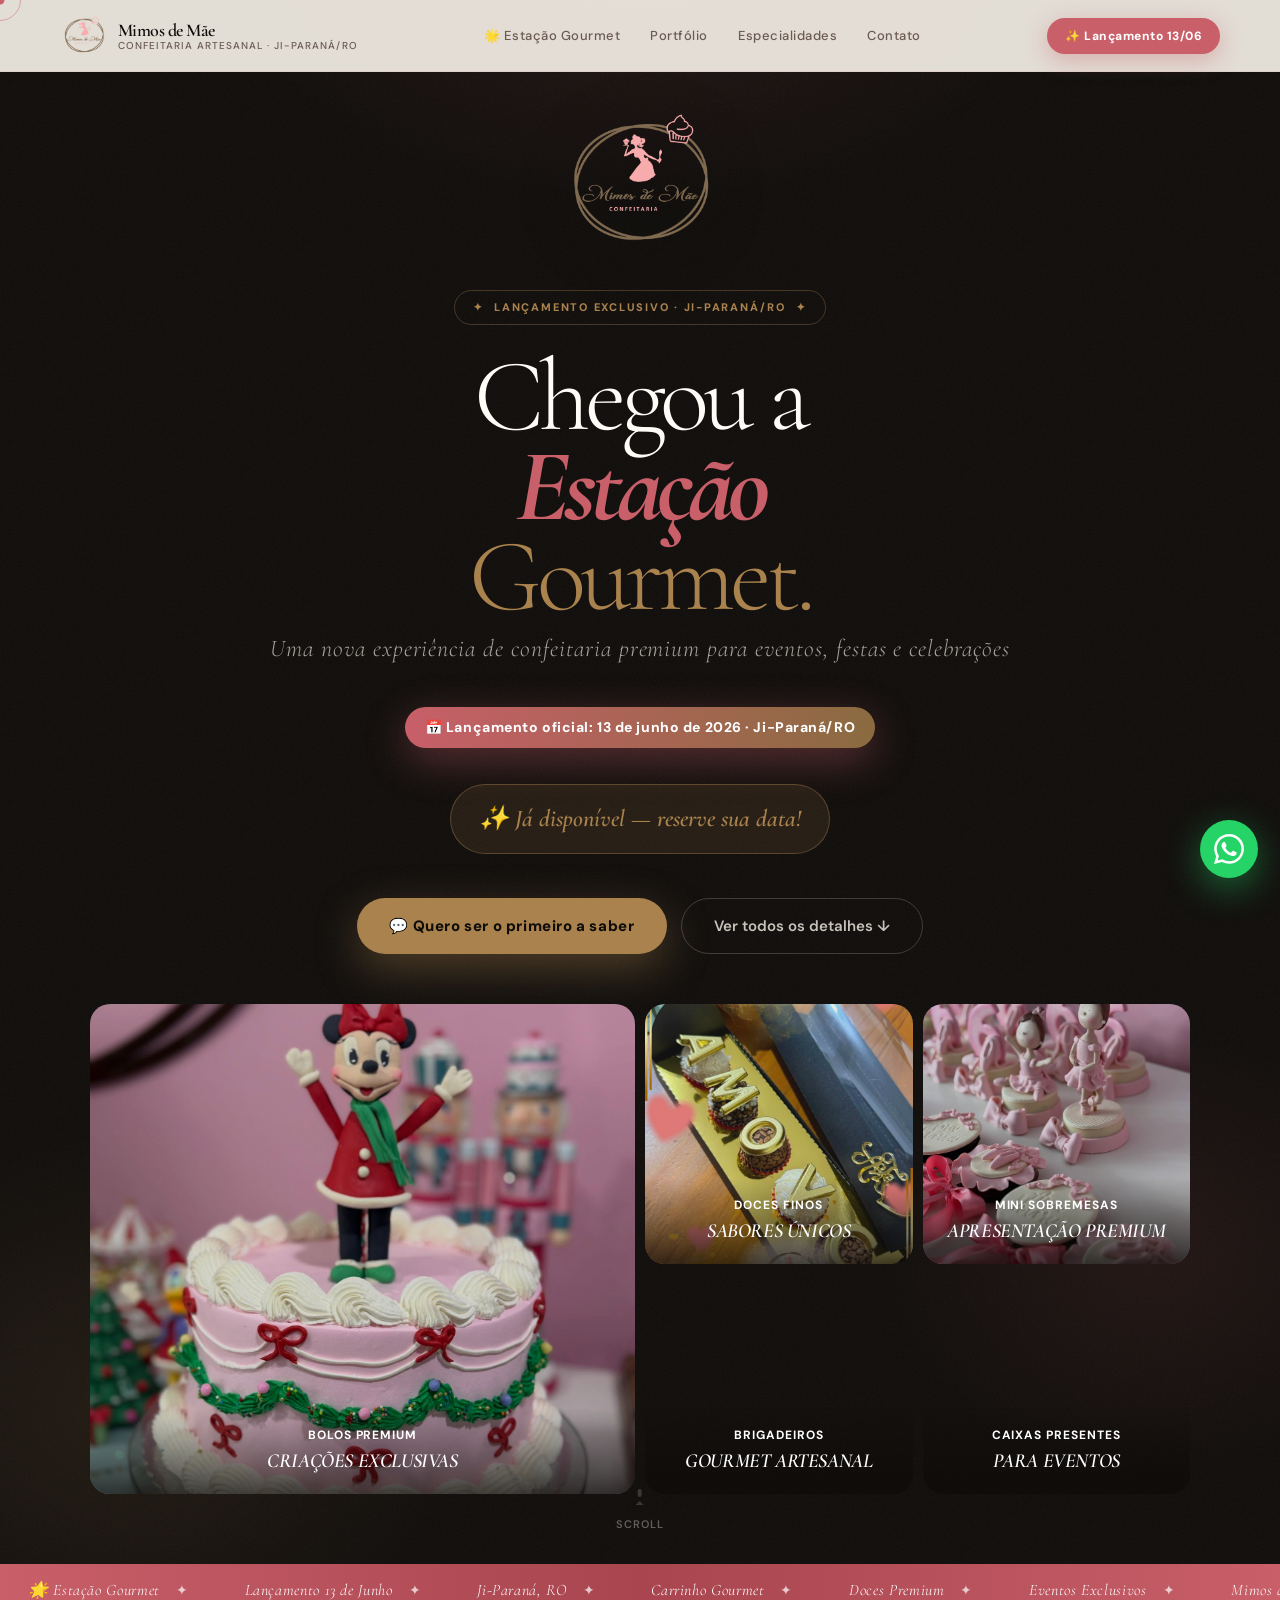
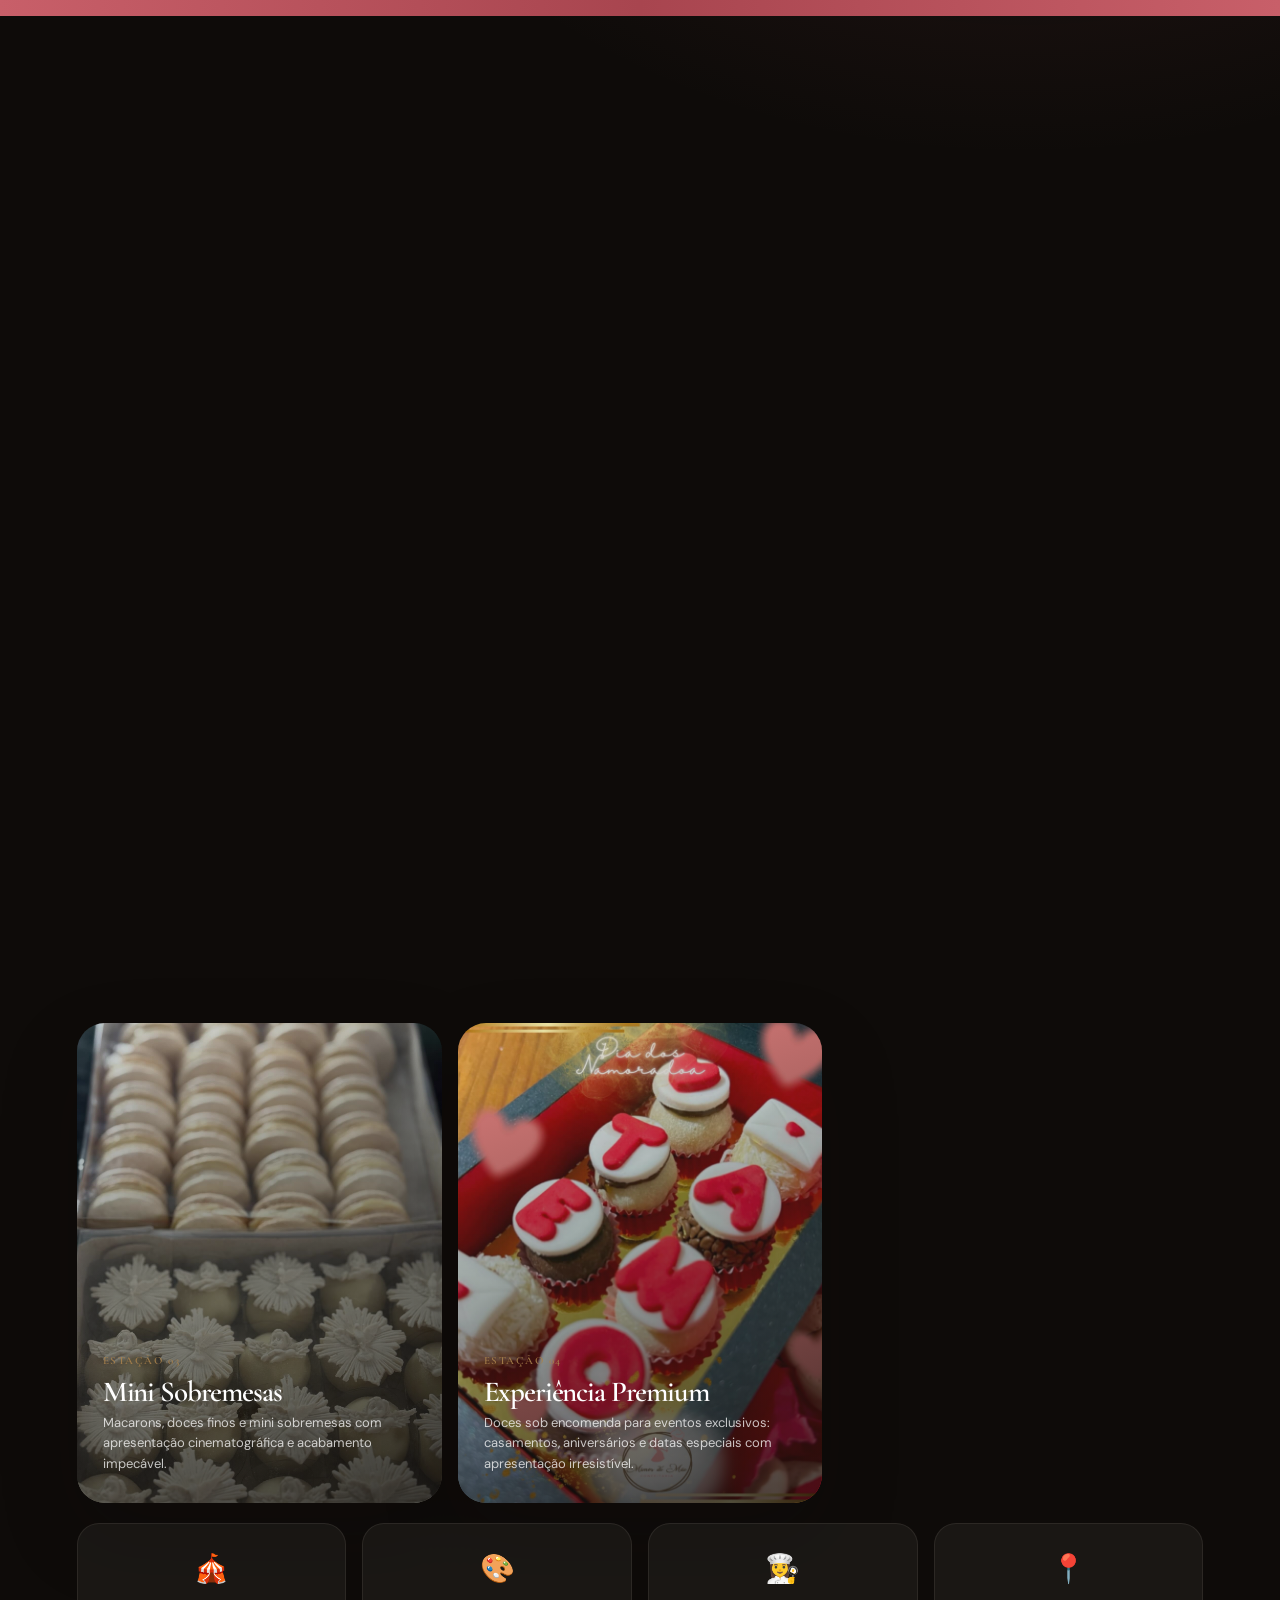
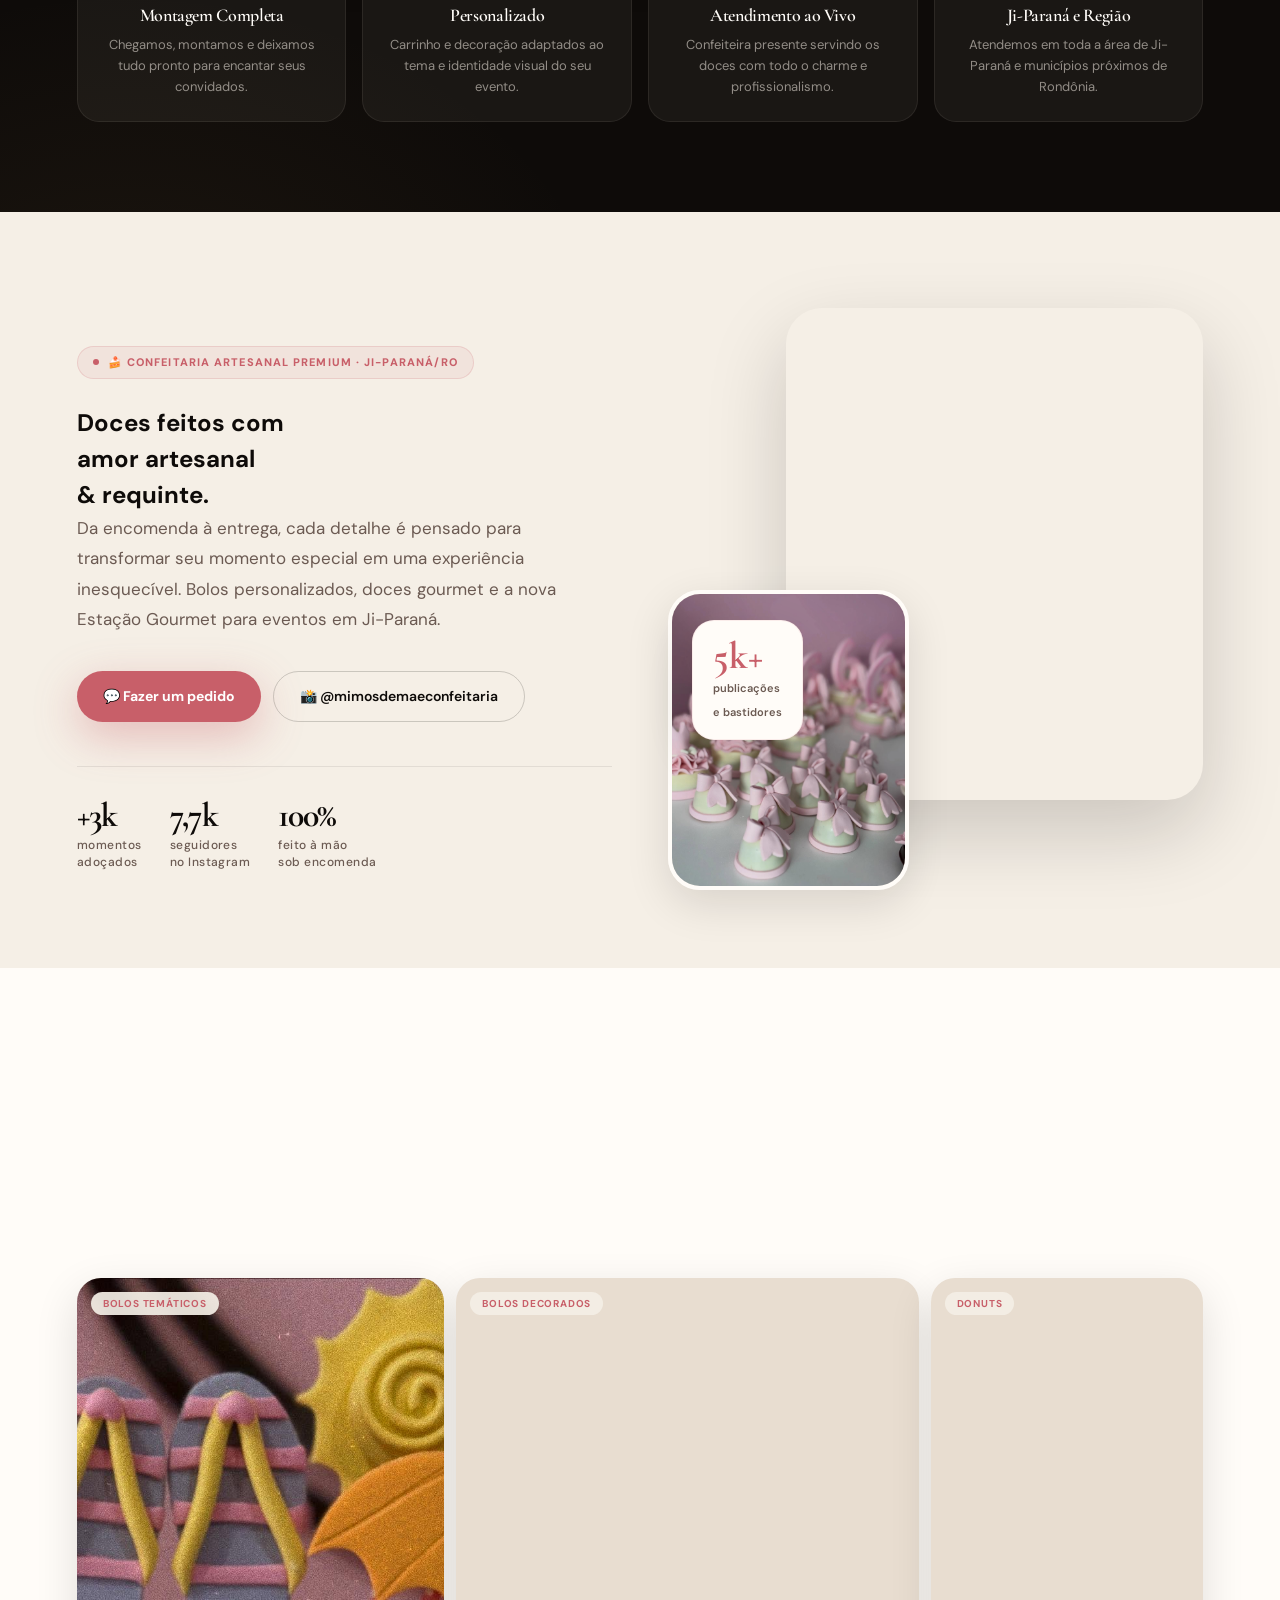
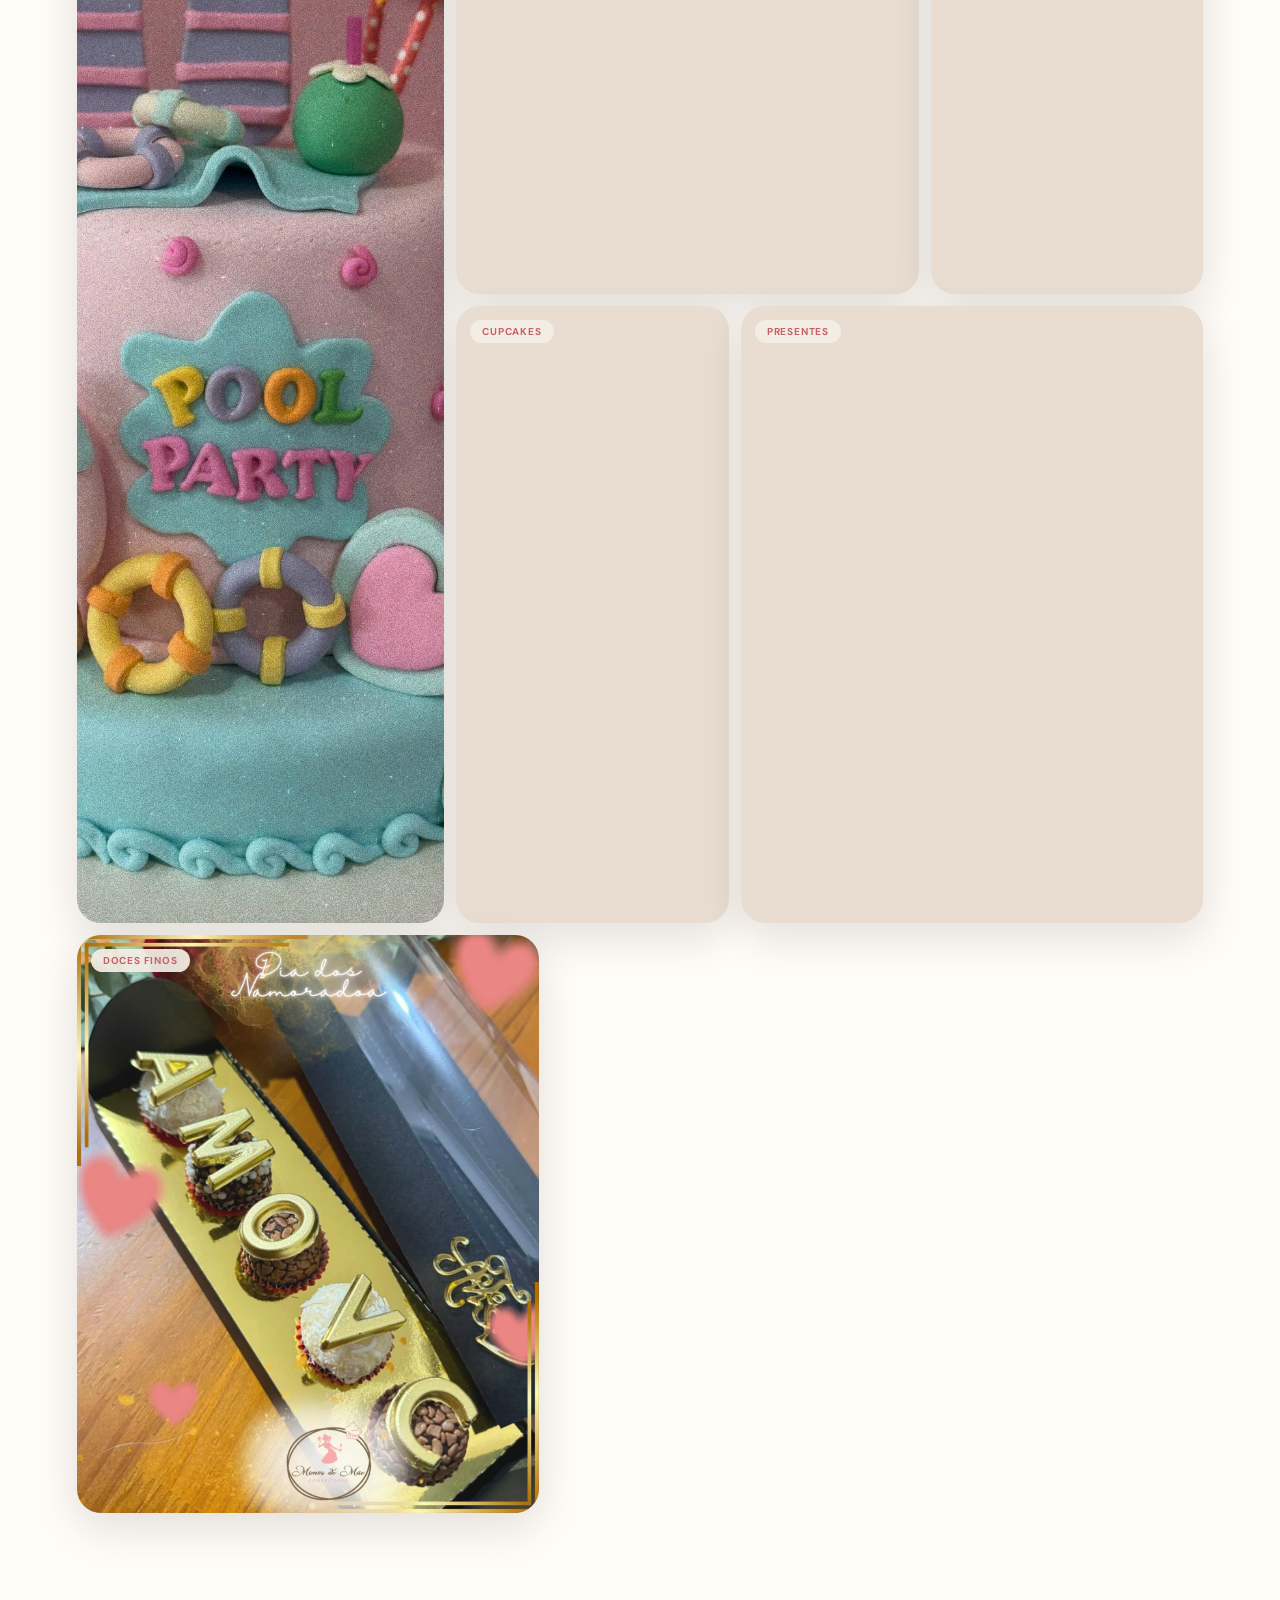
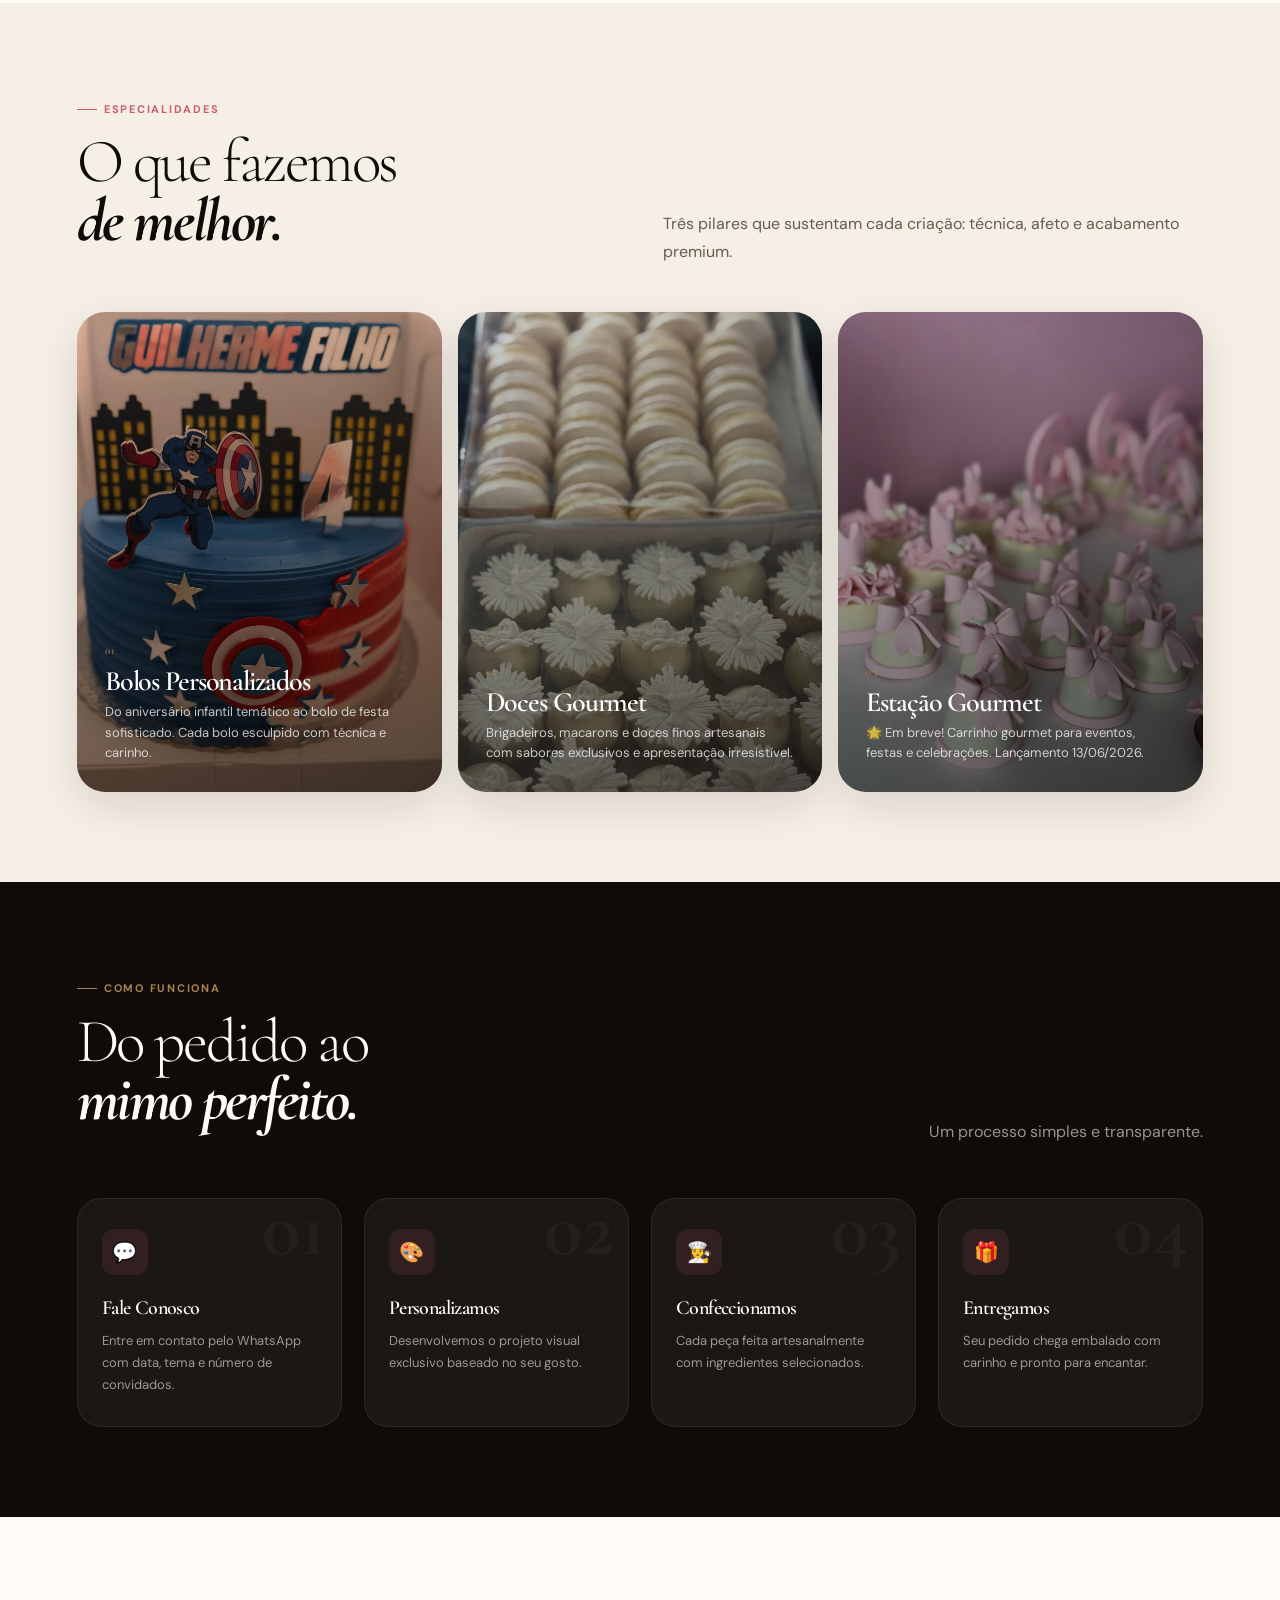
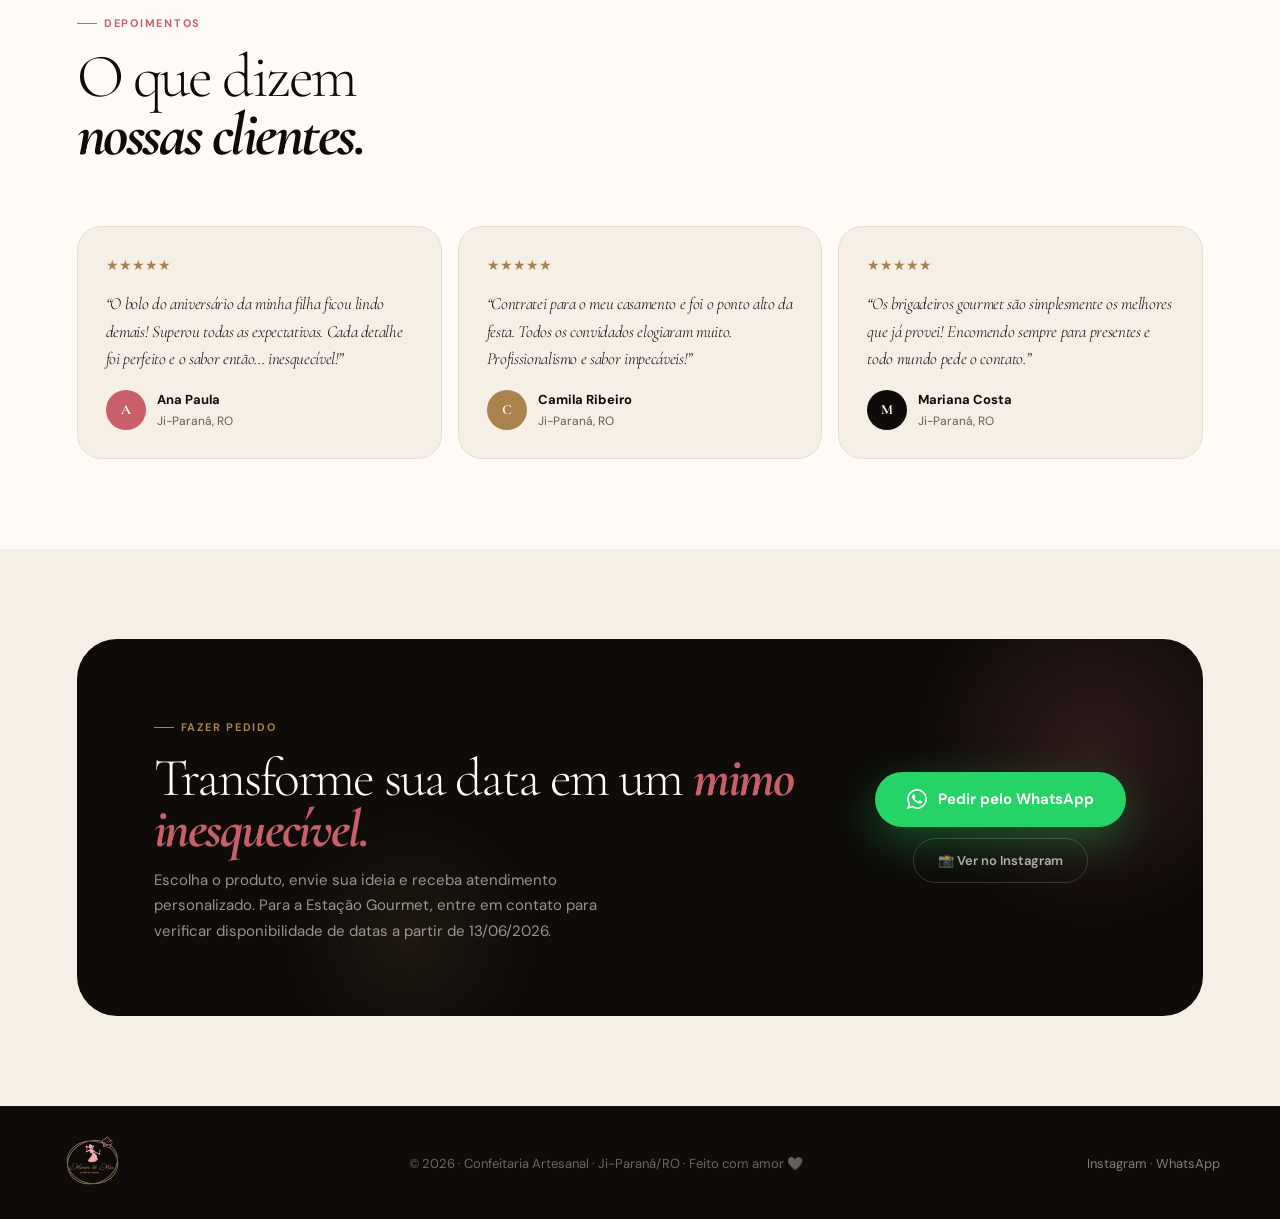
<file: index.html>
<!DOCTYPE html>
<html lang="pt-BR">
<head>
<meta charset="UTF-8"/>
<meta name="viewport" content="width=device-width, initial-scale=1.0"/>
<meta name="theme-color" content="#0e0b09"/>
<title>Mimos de Mãe — Estação Gourmet · Lançamento 13/06 · Ji-Paraná/RO</title>
<meta name="description" content="Confeitaria artesanal premium em Ji-Paraná, RO. Lançamento da Estação Gourmet em 13 de junho de 2026: carrinho gourmet para eventos, bolos personalizados e doces finos."/>
<meta name="author" content="Mimos de Mãe Confeitaria"/>
<link rel="canonical" href="https://mimosdemae.limadesigner.com.br/"/>

<!-- Open Graph / redes sociais -->
<meta property="og:type" content="website"/>
<meta property="og:locale" content="pt_BR"/>
<meta property="og:site_name" content="Mimos de Mãe"/>
<meta property="og:title" content="Mimos de Mãe — Estação Gourmet · Lançamento 13/06"/>
<meta property="og:description" content="Confeitaria artesanal premium em Ji-Paraná, RO. Estação Gourmet para eventos, bolos personalizados e doces finos."/>
<meta property="og:url" content="https://mimosdemae.limadesigner.com.br/"/>
<meta property="og:image" content="https://mimosdemae.limadesigner.com.br/assets/uploads/Foto11.jpg"/>
<meta name="twitter:card" content="summary_large_image"/>
<meta name="twitter:title" content="Mimos de Mãe — Estação Gourmet · Lançamento 13/06"/>
<meta name="twitter:description" content="Confeitaria artesanal premium em Ji-Paraná, RO. Estação Gourmet para eventos."/>
<meta name="twitter:image" content="https://mimosdemae.limadesigner.com.br/assets/uploads/Foto11.jpg"/>

<link rel="icon" href="assets/favicon.svg" type="image/svg+xml"/>

<link rel="preconnect" href="https://fonts.googleapis.com"/>
<link rel="preconnect" href="https://fonts.gstatic.com" crossorigin/>
<link href="https://fonts.googleapis.com/css2?family=Cormorant+Garamond:ital,wght@0,300;0,400;0,600;0,700;1,300;1,400;1,600&family=DM+Sans:opsz,wght@9..40,300;9..40,400;9..40,500;9..40,700&display=swap" rel="stylesheet"/>

<link rel="stylesheet" href="assets/css/styles.css"/>

<!-- Dados estruturados (LocalBusiness / Bakery) -->
<script type="application/ld+json">
{
  "@context": "https://schema.org",
  "@type": "Bakery",
  "name": "Mimos de Mãe Confeitaria",
  "description": "Confeitaria artesanal premium em Ji-Paraná, RO. Bolos personalizados, doces gourmet e a Estação Gourmet para eventos.",
  "image": "https://mimosdemae.limadesigner.com.br/assets/uploads/Foto11.jpg",
  "url": "https://mimosdemae.limadesigner.com.br/",
  "telephone": "+5569992284490",
  "priceRange": "$$",
  "areaServed": "Ji-Paraná e região, Rondônia",
  "address": {
    "@type": "PostalAddress",
    "addressLocality": "Ji-Paraná",
    "addressRegion": "RO",
    "addressCountry": "BR"
  },
  "sameAs": [
    "https://www.instagram.com/mimosdemaeconfeitaria/"
  ]
}
</script>
</head>
<body>

<a href="#main" class="skip">Pular para o conteúdo</a>

<!-- CURSOR (ativado por JS só em pointer fino) -->
<div id="cur" aria-hidden="true"><div class="cdot"></div><div class="cring"></div></div>

<!-- MOBILE NAV -->
<nav class="mobnav" id="mobnav" aria-label="Menu principal (mobile)">
  <button class="mobx" id="mobx" type="button" aria-label="Fechar menu">✕</button>
  <a href="#estacao">🌟 Estação Gourmet</a>
  <a href="#portfolio">Portfólio</a>
  <a href="#especialidades">Especialidades</a>
  <a href="#processo">Como Funciona</a>
  <a href="#contato">Contato</a>
</nav>

<!-- NAV -->
<nav class="nav" id="nav" aria-label="Navegação principal">
  <a href="#top" class="nbrand" aria-label="Mimos de Mãe — início">
    <span class="nlogo"><img src="assets/logo.png" width="48" height="48" alt="Logo Mimos de Mãe Confeitaria"/></span>
    <span class="nword">Mimos de Mãe<em>Confeitaria Artesanal · Ji-Paraná/RO</em></span>
  </a>
  <div class="nlinks">
    <a href="#estacao">🌟 Estação Gourmet</a>
    <a href="#portfolio">Portfólio</a>
    <a href="#especialidades">Especialidades</a>
    <a href="#contato">Contato</a>
  </div>
  <a class="nlnch" href="https://wa.me/5569992284490?text=Ol%C3%A1%2C%20quero%20saber%20sobre%20a%20Esta%C3%A7%C3%A3o%20Gourmet!" target="_blank" rel="noopener">✨ Lançamento 13/06</a>
  <button class="burger" id="burger" type="button" aria-label="Abrir menu" aria-expanded="false" aria-controls="mobnav"><span></span><span></span><span></span></button>
</nav>

<main id="main">

<!-- LAUNCH HERO -->
<section class="launch-hero" id="top">
  <div class="lh-inner">
    <img class="lh-logo" src="assets/logo.png" alt="Mimos de Mãe Confeitaria" width="168" height="168"/>
    <p class="lh-eyebrow"><span class="star" aria-hidden="true">✦</span> Lançamento exclusivo · Ji-Paraná/RO <span class="star" aria-hidden="true">✦</span></p>
    <h1 class="lh-title">Chegou a<br><strong>Estação</strong><br><span class="gtxt">Gourmet.</span></h1>
    <p class="lh-sub">Uma nova experiência de confeitaria premium para eventos, festas e celebrações</p>

    <p class="launch-date-pill" id="launch-pill">📅 Lançamento oficial: 13 de junho de 2026 · Ji-Paraná/RO</p>

    <div class="countdown" id="countdown" role="timer" aria-label="Contagem regressiva para o lançamento">
      <div class="cd-box"><span class="cd-num" id="cd-d">00</span><span class="cd-lbl">Dias</span></div>
      <div class="cd-sep" aria-hidden="true">:</div>
      <div class="cd-box"><span class="cd-num" id="cd-h">00</span><span class="cd-lbl">Horas</span></div>
      <div class="cd-sep" aria-hidden="true">:</div>
      <div class="cd-box"><span class="cd-num" id="cd-m">00</span><span class="cd-lbl">Minutos</span></div>
      <div class="cd-sep" aria-hidden="true">:</div>
      <div class="cd-box"><span class="cd-num" id="cd-s">00</span><span class="cd-lbl">Segundos</span></div>
    </div>

    <div class="lh-actions">
      <a class="btn-gold" href="https://wa.me/5569992284490?text=Ol%C3%A1%2C%20quero%20saber%20sobre%20a%20Esta%C3%A7%C3%A3o%20Gourmet!%20Vi%20no%20site." target="_blank" rel="noopener">💬 Quero ser o primeiro a saber</a>
      <a class="btn-outline-w" href="#estacao">Ver todos os detalhes ↓</a>
    </div>
  </div>

  <div class="gourmet-mosaic" aria-label="Prévia das criações gourmet">
    <figure class="gm span2 row2">
      <img src="assets/uploads/Foto13.jpg" alt="Bolo personalizado Minnie premium" loading="lazy" decoding="async"/>
      <figcaption class="glabel">Bolos Premium <span>Criações exclusivas</span></figcaption>
    </figure>
    <figure class="gm">
      <img src="assets/uploads/Foto02.jpg" alt="Brigadeiros gourmet doces finos" loading="lazy" decoding="async"/>
      <figcaption class="glabel">Doces Finos <span>Sabores únicos</span></figcaption>
    </figure>
    <figure class="gm">
      <img src="assets/uploads/Foto06.jpg" alt="Mini sobremesas tema bailarina" loading="lazy" decoding="async"/>
      <figcaption class="glabel">Mini Sobremesas <span>Apresentação premium</span></figcaption>
    </figure>
    <figure class="gm">
      <img src="assets/uploads/Foto03.jpg" alt="Caixa de doces gourmet personalizada" loading="lazy" decoding="async"/>
      <figcaption class="glabel">Brigadeiros <span>Gourmet artesanal</span></figcaption>
    </figure>
    <figure class="gm">
      <img src="assets/uploads/Foto08.jpg" alt="Cupcake na caixa presente" loading="lazy" decoding="async"/>
      <figcaption class="glabel">Caixas Presentes <span>Para eventos</span></figcaption>
    </figure>
  </div>

  <div class="scroll-hint" aria-hidden="true">
    <svg width="16" height="22" viewBox="0 0 16 22" fill="none"><rect x="6" y="1" width="4" height="8" rx="2" fill="currentColor"/><path d="M8 13l-4 4h8l-4-4z" fill="currentColor"/></svg>
    scroll
  </div>
</section>

<!-- STRIP -->
<div class="strip" aria-hidden="true">
  <div class="strip-track">
    <div class="si">🌟 Estação Gourmet <span class="sp">✦</span></div>
    <div class="si">Lançamento 13 de Junho <span class="sp">✦</span></div>
    <div class="si">Ji-Paraná, RO <span class="sp">✦</span></div>
    <div class="si">Carrinho Gourmet <span class="sp">✦</span></div>
    <div class="si">Doces Premium <span class="sp">✦</span></div>
    <div class="si">Eventos Exclusivos <span class="sp">✦</span></div>
    <div class="si">Mimos de Mãe <span class="sp">✦</span></div>
    <div class="si">🌟 Estação Gourmet <span class="sp">✦</span></div>
    <div class="si">Lançamento 13 de Junho <span class="sp">✦</span></div>
    <div class="si">Ji-Paraná, RO <span class="sp">✦</span></div>
    <div class="si">Carrinho Gourmet <span class="sp">✦</span></div>
    <div class="si">Doces Premium <span class="sp">✦</span></div>
    <div class="si">Eventos Exclusivos <span class="sp">✦</span></div>
    <div class="si">Mimos de Mãe <span class="sp">✦</span></div>
  </div>
</div>

<!-- ESTAÇÃO GOURMET -->
<section class="si2" id="estacao" aria-labelledby="estacao-title">
<div class="sec">
  <div class="eg-top rv">
    <p class="eg-badge" id="eg-badge">🌟 Novidade · 13 de junho de 2026</p>
    <h2 class="eg-title" id="estacao-title">A <strong>Estação Gourmet</strong><br>está chegando<span class="gld">.</span></h2>
    <p class="eg-desc">Carrinhos gourmet elegantes, doces sofisticados e uma atmosfera criada para gerar desejo visual. Uma experiência cinematográfica de sabor que transforma qualquer evento em algo <em style="color:rgba(245,239,230,.85)">memorável</em>.</p>
    <div class="eg-cta">
      <p class="eg-pill" id="eg-pill">📅 13 de junho · Ji-Paraná/RO</p>
      <a class="bw" href="https://wa.me/5569992284490?text=Ol%C3%A1%2C%20quero%20reservar%20a%20Esta%C3%A7%C3%A3o%20Gourmet%20para%20meu%20evento!" target="_blank" rel="noopener">
        <svg width="18" height="18" viewBox="0 0 24 24" fill="currentColor" aria-hidden="true"><path d="M17.472 14.382c-.297-.149-1.758-.867-2.03-.967-.273-.099-.471-.148-.67.15-.197.297-.767.966-.94 1.164-.173.199-.347.223-.644.075-.297-.15-1.255-.463-2.39-1.475-.883-.788-1.48-1.761-1.653-2.059-.173-.297-.018-.458.13-.606.134-.133.298-.347.446-.52.149-.174.198-.298.298-.497.099-.198.05-.371-.025-.52-.075-.149-.669-1.612-.916-2.207-.242-.579-.487-.5-.669-.51-.173-.008-.371-.01-.57-.01-.198 0-.52.074-.792.372-.272.297-1.04 1.016-1.04 2.479 0 1.462 1.065 2.875 1.213 3.074.149.198 2.096 3.2 5.077 4.487.709.306 1.262.489 1.694.625.712.227 1.36.195 1.871.118.571-.085 1.758-.719 2.006-1.413.248-.694.248-1.289.173-1.413-.074-.124-.272-.198-.57-.347m-5.421 7.403h-.004a9.87 9.87 0 01-5.031-1.378l-.361-.214-3.741.982.998-3.648-.235-.374a9.86 9.86 0 01-1.51-5.26c.001-5.45 4.436-9.884 9.888-9.884 2.64 0 5.122 1.03 6.988 2.898a9.825 9.825 0 012.893 6.994c-.003 5.45-4.437 9.884-9.885 9.884m8.413-18.297A11.815 11.815 0 0012.05 0C5.495 0 .16 5.335.157 11.892c0 2.096.547 4.142 1.588 5.945L.057 24l6.305-1.654a11.882 11.882 0 005.683 1.448h.005c6.554 0 11.89-5.335 11.893-11.893a11.821 11.821 0 00-3.48-8.413z"/></svg>
        Reservar minha data
      </a>
    </div>
  </div>

  <div class="eg-grid" id="estacao-cards">
    <article class="eg-card wide rv">
      <div class="bg" style="background-image:url('assets/uploads/Foto09.jpg')" role="img" aria-label="Carrinho gourmet de doces"></div>
      <div class="lay"></div>
      <div class="cb"><p class="cn">ESTAÇÃO 01 — PRINCIPAL</p><h3 class="ct">Carrinho Gourmet de Doces</h3><p class="cd">Apresentação elegante com doces finos artesanais, brigadeiros gourmet e mini sobremesas servidos em um carrinho decorado com a identidade do seu evento.</p></div>
    </article>
    <article class="eg-card rv d1">
      <div class="bg" style="background-image:url('assets/uploads/Foto10.jpg')" role="img" aria-label="Bolo de festa premium"></div>
      <div class="lay"></div>
      <div class="cb"><p class="cn">ESTAÇÃO 02</p><h3 class="ct">Bolos de Festa Premium</h3><p class="cd">Bolos personalizados com acabamento sofisticado para o momento central da celebração.</p></div>
    </article>
    <article class="eg-card rv d1">
      <div class="bg" style="background-image:url('assets/uploads/Foto04.jpg')" role="img" aria-label="Mesa de mini sobremesas"></div>
      <div class="lay"></div>
      <div class="cb"><p class="cn">ESTAÇÃO 03</p><h3 class="ct">Mini Sobremesas</h3><p class="cd">Mesa de mini sobremesas com apresentação cinematográfica, toppings variados e embalagens personalizadas.</p></div>
    </article>
    <article class="eg-card rv d2">
      <div class="bg" style="background-image:url('assets/uploads/Foto01.jpg')" role="img" aria-label="Experiência premium para eventos"></div>
      <div class="lay"></div>
      <div class="cb"><p class="cn">ESTAÇÃO 04</p><h3 class="ct">Experiência Premium</h3><p class="cd">Atmosfera criada para eventos exclusivos: casamentos, aniversários e corporativos com apresentação impecável.</p></div>
    </article>
  </div>

  <div class="eg-features" id="estacao-features">
    <div class="ef rv"><div class="icon" aria-hidden="true">🎪</div><h3>Montagem Completa</h3><p>Chegamos, montamos e deixamos tudo pronto para encantar seus convidados.</p></div>
    <div class="ef rv d1"><div class="icon" aria-hidden="true">🎨</div><h3>Personalizado</h3><p>Carrinho e decoração adaptados ao tema e identidade visual do seu evento.</p></div>
    <div class="ef rv d2"><div class="icon" aria-hidden="true">👩‍🍳</div><h3>Atendimento ao Vivo</h3><p>Confeiteira presente servindo os doces com todo o charme e profissionalismo.</p></div>
    <div class="ef rv d3"><div class="icon" aria-hidden="true">📍</div><h3>Ji-Paraná e Região</h3><p>Atendemos em toda a área de Ji-Paraná e municípios próximos de Rondônia.</p></div>
  </div>
</div>
</section>

<!-- SOBRE / HERO PRINCIPAL -->
<section class="sc2" id="sobre" aria-labelledby="sobre-title">
<div class="hero">
  <div class="hero-bg" aria-hidden="true"></div>
  <div>
    <p class="eyebrow"><span class="pulse" aria-hidden="true"></span> 🍰 Confeitaria artesanal premium · Ji-Paraná/RO</p>
    <h2 class="hh" id="sobre-title">Doces feitos com<br><strong>amor artesanal</strong><br><span class="gld">&amp; requinte.</span></h2>
    <p class="hdesc" id="hero-desc">Da encomenda à entrega, cada detalhe é pensado para transformar seu momento especial em uma experiência inesquecível. Bolos personalizados, doces gourmet e a nova Estação Gourmet para eventos em Ji-Paraná.</p>
    <div class="hacts">
      <a class="bp" href="https://wa.me/5569992284490?text=Ol%C3%A1%2C%20vim%20pelo%20site%20e%20quero%20fazer%20um%20pedido!" target="_blank" rel="noopener">💬 Fazer um pedido</a>
      <a class="bs" href="https://www.instagram.com/mimosdemaeconfeitaria/" target="_blank" rel="noopener">📸 @mimosdemaeconfeitaria</a>
    </div>
    <div class="hstats" id="hero-stats">
      <div><div class="snum">+3k</div><div class="slbl">momentos<br>adoçados</div></div>
      <div><div class="snum">7,7k</div><div class="slbl">seguidores<br>no Instagram</div></div>
      <div><div class="snum">100%</div><div class="slbl">feito à mão<br>sob encomenda</div></div>
    </div>
  </div>
  <div class="hgal">
    <div class="hg-main"><img src="assets/uploads/Foto11.jpg" alt="Bolo laço rosê artesanal da Mimos de Mãe" loading="eager" decoding="async"/></div>
    <div class="hg-side"><img src="assets/uploads/Foto05.jpg" alt="Docinhos rosê artesanais" loading="lazy" decoding="async"/></div>
    <div class="hg-badge"><span class="bn">5k+</span><span class="bt">publicações<br>e bastidores</span></div>
  </div>
</div>
</section>

<!-- PORTFOLIO -->
<section class="sw" id="portfolio" aria-labelledby="portfolio-title">
<div class="sec">
  <div class="hrow rv">
    <div><p class="slbl2">Portfólio</p><h2 class="stit" id="portfolio-title">Cada bolo conta<br><strong>uma história.</strong></h2></div>
    <p class="ssub">Clique em qualquer criação para solicitar sua encomenda personalizada pelo WhatsApp.</p>
  </div>
  <div class="pgrid" id="portfolio-grid">
    <button class="pc t4 rv" type="button" onclick="waLink('Olá! Quero um orçamento de bolo temático personalizado.')"><img src="assets/uploads/Foto10.jpg" alt="Bolo Pool Party em dois andares" loading="lazy" decoding="async"/><span class="ptag">Bolos Temáticos</span><span class="ov"></span><span class="pi"><h3>Bolo Pool Party</h3><p>Bolo de festa em dois andares totalmente personalizado</p></span></button>
    <button class="pc w5 rv d1" type="button" onclick="waLink('Olá! Quero um orçamento de um bolo decorado.')"><img src="assets/uploads/Foto11.jpg" alt="Bolo com laço rosê em pasta americana" loading="lazy" decoding="async"/><span class="ptag">Bolos Decorados</span><span class="ov"></span><span class="pi"><h3>Bolo Laço Rosê</h3><p>Elegância minimalista com laço em pasta americana</p></span></button>
    <button class="pc n3 rv d2" type="button" onclick="waLink('Olá! Quero um orçamento de torre de donuts.')"><img src="assets/uploads/Foto07.jpg" alt="Torre de mini donuts decorados" loading="lazy" decoding="async"/><span class="ptag">Donuts</span><span class="ov"></span><span class="pi"><h3>Torre de Donuts</h3><p>Mini donuts decorados para festas temáticas</p></span></button>
    <button class="pc n3 rv d1" type="button" onclick="waLink('Olá! Quero um orçamento de cupcakes.')"><img src="assets/uploads/Foto08.jpg" alt="Cupcake individual em caixa presente" loading="lazy" decoding="async"/><span class="ptag">Cupcakes</span><span class="ov"></span><span class="pi"><h3>Cupcake na Caixa</h3><p>Cupcakes individuais em embalagem presenteável</p></span></button>
    <button class="pc w5 rv d2" type="button" onclick="waLink('Olá! Quero um orçamento de uma caixa presente.')"><img src="assets/uploads/Foto09.jpg" alt="Caixas de brigadeiros e morangos do amor" loading="lazy" decoding="async"/><span class="ptag">Presentes</span><span class="ov"></span><span class="pi"><h3>Caixas Presenteáveis</h3><p>Brigadeiros gourmet e morangos do amor decorados</p></span></button>
    <button class="pc w5 rv d1" type="button" onclick="waLink('Olá! Quero um orçamento de brigadeiros gourmet.')"><img src="assets/uploads/Foto02.jpg" alt="Brigadeiros gourmet artesanais" loading="lazy" decoding="async"/><span class="ptag">Doces Finos</span><span class="ov"></span><span class="pi"><h3>Brigadeiros Gourmet</h3><p>Sabores únicos com acabamento sofisticado</p></span></button>
  </div>
</div>
</section>

<!-- ESPECIALIDADES -->
<section class="sc2" id="especialidades" aria-labelledby="esp-title">
<div class="sec">
  <div class="hrow rv">
    <div><p class="slbl2">Especialidades</p><h2 class="stit" id="esp-title">O que fazemos<br><strong>de melhor.</strong></h2></div>
    <p class="ssub">Três pilares que sustentam cada criação: técnica, afeto e acabamento premium.</p>
  </div>
  <div class="sgrid" id="esp-grid">
    <article class="scard rv"><div class="bg" style="background-image:url('assets/uploads/Foto12.jpg')" role="img" aria-label="Bolos personalizados"></div><div class="lay"></div><div class="sb"><p class="sn">01</p><h3 class="st">Bolos Personalizados</h3><p class="sd">Do aniversário infantil temático ao bolo de festa sofisticado. Cada bolo esculpido com técnica e carinho.</p></div></article>
    <article class="scard rv d1"><div class="bg" style="background-image:url('assets/uploads/Foto04.jpg')" role="img" aria-label="Doces gourmet"></div><div class="lay"></div><div class="sb"><p class="sn">02</p><h3 class="st">Doces Gourmet</h3><p class="sd">Brigadeiros, macarons e doces finos artesanais com sabores exclusivos e apresentação irresistível.</p></div></article>
    <article class="scard rv d2"><div class="bg" style="background-image:url('assets/uploads/Foto05.jpg')" role="img" aria-label="Estação Gourmet"></div><div class="lay"></div><div class="sb"><p class="sn">03</p><h3 class="st">Estação Gourmet</h3><p class="sd">🌟 Em breve! Carrinho gourmet para eventos, festas e celebrações. Lançamento 13/06/2026.</p></div></article>
  </div>
</div>
</section>

<!-- PROCESSO -->
<section class="si2" id="processo" aria-labelledby="proc-title">
<div class="sec">
  <div class="hrow rv">
    <div><p class="slbl2 gd">Como Funciona</p><h2 class="stit" id="proc-title" style="color:var(--white)">Do pedido ao<br><strong>mimo perfeito.</strong></h2></div>
    <p class="ssub" style="color:rgba(245,239,230,.6)">Um processo simples e transparente.</p>
  </div>
  <div class="steps">
    <div class="step rv" data-n="01"><div class="ico" aria-hidden="true">💬</div><h3>Fale Conosco</h3><p>Entre em contato pelo WhatsApp com data, tema e número de convidados.</p></div>
    <div class="step rv d1" data-n="02"><div class="ico" aria-hidden="true">🎨</div><h3>Personalizamos</h3><p>Desenvolvemos o projeto visual exclusivo baseado no seu gosto.</p></div>
    <div class="step rv d2" data-n="03"><div class="ico" aria-hidden="true">👩‍🍳</div><h3>Confeccionamos</h3><p>Cada peça feita artesanalmente com ingredientes selecionados.</p></div>
    <div class="step rv d3" data-n="04"><div class="ico" aria-hidden="true">🎁</div><h3>Entregamos</h3><p>Seu pedido chega embalado com carinho e pronto para encantar.</p></div>
  </div>
</div>
</section>

<!-- DEPOIMENTOS -->
<section class="sw" id="depoimentos" aria-labelledby="dep-title">
<div class="sec">
  <div class="hrow rv">
    <div><p class="slbl2">Depoimentos</p><h2 class="stit" id="dep-title">O que dizem<br><strong>nossas clientes.</strong></h2></div>
  </div>
  <div class="tgrid" id="dep-grid">
    <figure class="tc rv"><div class="ts" aria-label="5 de 5 estrelas">★★★★★</div><blockquote class="tt">"O bolo do aniversário da minha filha ficou lindo demais! Superou todas as expectativas. Cada detalhe foi perfeito e o sabor então... inesquecível!"</blockquote><figcaption class="ta"><div class="tav">A</div><div><div class="tnm">Ana Paula</div><div class="tlc">Ji-Paraná, RO</div></div></figcaption></figure>
    <figure class="tc rv d1"><div class="ts" aria-label="5 de 5 estrelas">★★★★★</div><blockquote class="tt">"Contratei para o meu casamento e foi o ponto alto da festa. Todos os convidados elogiaram muito. Profissionalismo e sabor impecáveis!"</blockquote><figcaption class="ta"><div class="tav" style="background:var(--gold)">C</div><div><div class="tnm">Camila Ribeiro</div><div class="tlc">Ji-Paraná, RO</div></div></figcaption></figure>
    <figure class="tc rv d2"><div class="ts" aria-label="5 de 5 estrelas">★★★★★</div><blockquote class="tt">"Os brigadeiros gourmet são simplesmente os melhores que já provei! Encomendo sempre para presentes e todo mundo pede o contato."</blockquote><figcaption class="ta"><div class="tav" style="background:var(--ink)">M</div><div><div class="tnm">Mariana Costa</div><div class="tlc">Ji-Paraná, RO</div></div></figcaption></figure>
  </div>
</div>
</section>

<!-- CTA FINAL -->
<section class="sc2" id="contato" aria-labelledby="cta-title">
<div class="sec">
  <div class="ctablock rv">
    <div>
      <p class="slbl2 gd">Fazer Pedido</p>
      <h2 class="cta-t" id="cta-title">Transforme sua data em um <strong>mimo inesquecível.</strong></h2>
      <p class="cta-d">Escolha o produto, envie sua ideia e receba atendimento personalizado. Para a Estação Gourmet, entre em contato para verificar disponibilidade de datas a partir de 13/06/2026.</p>
    </div>
    <div class="cta-acts">
      <a class="bw" href="https://wa.me/5569992284490?text=Ol%C3%A1%2C%20vim%20pelo%20site%20e%20quero%20fazer%20um%20pedido!" target="_blank" rel="noopener">
        <svg width="20" height="20" viewBox="0 0 24 24" fill="currentColor" aria-hidden="true"><path d="M17.472 14.382c-.297-.149-1.758-.867-2.03-.967-.273-.099-.471-.148-.67.15-.197.297-.767.966-.94 1.164-.173.199-.347.223-.644.075-.297-.15-1.255-.463-2.39-1.475-.883-.788-1.48-1.761-1.653-2.059-.173-.297-.018-.458.13-.606.134-.133.298-.347.446-.52.149-.174.198-.298.298-.497.099-.198.05-.371-.025-.52-.075-.149-.669-1.612-.916-2.207-.242-.579-.487-.5-.669-.51-.173-.008-.371-.01-.57-.01-.198 0-.52.074-.792.372-.272.297-1.04 1.016-1.04 2.479 0 1.462 1.065 2.875 1.213 3.074.149.198 2.096 3.2 5.077 4.487.709.306 1.262.489 1.694.625.712.227 1.36.195 1.871.118.571-.085 1.758-.719 2.006-1.413.248-.694.248-1.289.173-1.413-.074-.124-.272-.198-.57-.347m-5.421 7.403h-.004a9.87 9.87 0 01-5.031-1.378l-.361-.214-3.741.982.998-3.648-.235-.374a9.86 9.86 0 01-1.51-5.26c.001-5.45 4.436-9.884 9.888-9.884 2.64 0 5.122 1.03 6.988 2.898a9.825 9.825 0 012.893 6.994c-.003 5.45-4.437 9.884-9.885 9.884m8.413-18.297A11.815 11.815 0 0012.05 0C5.495 0 .16 5.335.157 11.892c0 2.096.547 4.142 1.588 5.945L.057 24l6.305-1.654a11.882 11.882 0 005.683 1.448h.005c6.554 0 11.89-5.335 11.893-11.893a11.821 11.821 0 00-3.48-8.413z"/></svg>
        Pedir pelo WhatsApp
      </a>
      <a class="bi" href="https://www.instagram.com/mimosdemaeconfeitaria/" target="_blank" rel="noopener">📸 Ver no Instagram</a>
    </div>
  </div>
</div>
</section>

</main>

<!-- FOOTER -->
<footer>
  <img class="flogo" src="assets/logo.png" alt="Mimos de Mãe Confeitaria" loading="lazy" decoding="async" width="64" height="64"/>
  <span>© <span id="year">2026</span> · Confeitaria Artesanal · Ji-Paraná/RO · Feito com amor 🤍</span>
  <span><a href="https://www.instagram.com/mimosdemaeconfeitaria/" target="_blank" rel="noopener">Instagram</a> · <a href="https://wa.me/5569992284490" target="_blank" rel="noopener">WhatsApp</a></span>
</footer>

<!-- WHATSAPP FLUTUANTE -->
<a class="fab-wa" href="https://wa.me/5569992284490?text=Ol%C3%A1%2C%20vim%20pelo%20site%20e%20quero%20fazer%20um%20pedido!" target="_blank" rel="noopener" aria-label="Falar no WhatsApp">
  <svg viewBox="0 0 24 24" fill="currentColor" aria-hidden="true"><path d="M17.472 14.382c-.297-.149-1.758-.867-2.03-.967-.273-.099-.471-.148-.67.15-.197.297-.767.966-.94 1.164-.173.199-.347.223-.644.075-.297-.15-1.255-.463-2.39-1.475-.883-.788-1.48-1.761-1.653-2.059-.173-.297-.018-.458.13-.606.134-.133.298-.347.446-.52.149-.174.198-.298.298-.497.099-.198.05-.371-.025-.52-.075-.149-.669-1.612-.916-2.207-.242-.579-.487-.5-.669-.51-.173-.008-.371-.01-.57-.01-.198 0-.52.074-.792.372-.272.297-1.04 1.016-1.04 2.479 0 1.462 1.065 2.875 1.213 3.074.149.198 2.096 3.2 5.077 4.487.709.306 1.262.489 1.694.625.712.227 1.36.195 1.871.118.571-.085 1.758-.719 2.006-1.413.248-.694.248-1.289.173-1.413-.074-.124-.272-.198-.57-.347m-5.421 7.403h-.004a9.87 9.87 0 01-5.031-1.378l-.361-.214-3.741.982.998-3.648-.235-.374a9.86 9.86 0 01-1.51-5.26c.001-5.45 4.436-9.884 9.888-9.884 2.64 0 5.122 1.03 6.988 2.898a9.825 9.825 0 012.893 6.994c-.003 5.45-4.437 9.884-9.885 9.884m8.413-18.297A11.815 11.815 0 0012.05 0C5.495 0 .16 5.335.157 11.892c0 2.096.547 4.142 1.588 5.945L.057 24l6.305-1.654a11.882 11.882 0 005.683 1.448h.005c6.554 0 11.89-5.335 11.893-11.893a11.821 11.821 0 00-3.48-8.413z"/></svg>
</a>

<script src="assets/js/main.js" defer></script>
</body>
</html>
</file>
<file: assets/css/styles.css>
/* =====================================================================
   Mimos de Mãe — Confeitaria Artesanal · Ji-Paraná/RO
   Estilos refatorados (premium UI/UX + acessibilidade + performance)
   ===================================================================== */

:root{
  /* Paleta extraída do logo da marca (rosé + bronze antigo) */
  --rose:#c85f69;        /* rosé principal (botões/links) — versão com contraste do salmão do logo */
  --rose-deep:#a8454f;   /* rosé profundo (gradientes/realces) */
  --rose-soft:#e8a4a8;   /* rosé suave do logo (acentos decorativos) */
  --gold:#a9824d;        /* bronze/dourado antigo do logo */
  --ink:#0e0b09;
  --cream:#f5efe6;
  --warm:#e8ddd0;
  --muted:#6b5a52;
  --white:#fffcf8;
  --green:#25d366;

  --f-d:'Cormorant Garamond',Georgia,serif;
  --f-b:'DM Sans',-apple-system,BlinkMacSystemFont,sans-serif;

  --pill:999px;
  --r:28px;

  --sh:0 32px 80px rgba(14,11,9,.18);
  --sh2:0 14px 44px rgba(14,11,9,.12);

  --nav-h:72px;

  --ease:cubic-bezier(.22,.8,.22,1);
}

*,*::before,*::after{box-sizing:border-box;margin:0;padding:0}

html{scroll-behavior:smooth}

body{
  font-family:var(--f-b);
  background:var(--cream);
  color:var(--ink);
  overflow-x:hidden;
  line-height:1.5;
  -webkit-font-smoothing:antialiased;
  text-rendering:optimizeLegibility;
}

a{text-decoration:none;color:inherit}
img{max-width:100%;display:block}
button{cursor:pointer;font-family:var(--f-b)}

/* anchor offset so fixed nav never covers section headings */
[id]{scroll-margin-top:calc(var(--nav-h) + 12px)}

/* visible keyboard focus for everyone */
:focus-visible{outline:3px solid var(--rose);outline-offset:3px;border-radius:6px}

/* skip link */
.skip{position:absolute;left:-999px;top:8px;z-index:1000;background:var(--ink);color:var(--cream);padding:10px 16px;border-radius:10px;font-size:13px;font-weight:700}
.skip:focus{left:8px}

/* ── CUSTOM CURSOR (desktop / fine-pointer only) ── */
#cur{position:fixed;top:0;left:0;z-index:9999;pointer-events:none;display:none}
.cdot{position:absolute;transform:translate(-50%,-50%);width:9px;height:9px;border-radius:50%;background:var(--rose);transition:transform .1s}
.cring{position:absolute;transform:translate(-50%,-50%);width:42px;height:42px;border-radius:50%;border:1.5px solid var(--rose);opacity:.45;transition:width .3s,height .3s,opacity .3s}
/* enabled only when JS confirms a fine pointer */
body.cursor-on{cursor:none}
body.cursor-on a,body.cursor-on button{cursor:none}
body.cursor-on #cur{display:block}
body.cursor-on:has(a:hover) .cring,
body.cursor-on:has(button:hover) .cring{width:68px;height:68px;opacity:.2}

/* ── NAV ── */
.nav{position:fixed;top:0;left:0;right:0;z-index:200;height:var(--nav-h);padding:0 clamp(18px,5vw,60px);display:flex;align-items:center;justify-content:space-between;background:rgba(245,239,230,.92);backdrop-filter:blur(22px);-webkit-backdrop-filter:blur(22px);border-bottom:1px solid rgba(200,95,105,.08);transition:box-shadow .3s}
.nav.sc{box-shadow:0 6px 36px rgba(14,11,9,.1)}
.nbrand{display:flex;align-items:center;gap:10px}
.nlogo{width:48px;height:48px;flex-shrink:0}
.nlogo img{width:100%;height:100%;object-fit:contain}
.nword{font-family:var(--f-d);font-size:18px;font-weight:600;letter-spacing:-.03em;line-height:1}
.nword em{display:block;font-style:normal;font-size:10px;font-family:var(--f-b);font-weight:500;letter-spacing:.1em;text-transform:uppercase;color:var(--muted);margin-top:2px}
.nlinks{display:flex;gap:30px}
.nlinks a{font-size:13px;font-weight:500;color:var(--muted);letter-spacing:.04em;transition:color .2s}
.nlinks a:hover{color:var(--rose)}
.nlnch{display:inline-flex;align-items:center;gap:8px;padding:9px 18px;border-radius:var(--pill);background:var(--rose);color:#fff;font-size:12px;font-weight:800;letter-spacing:.04em;box-shadow:0 6px 22px rgba(200,95,105,.38);border:0;animation:navPulse 2.4s infinite}
@keyframes navPulse{0%,100%{box-shadow:0 6px 22px rgba(200,95,105,.38)}50%{box-shadow:0 6px 34px rgba(200,95,105,.6)}}
.burger{display:none;background:0;border:0;padding:7px;flex-direction:column;gap:5px}
.burger span{display:block;width:21px;height:2px;background:var(--ink);border-radius:2px}

/* MOBILE NAV */
.mobnav{position:fixed;inset:0;z-index:300;background:var(--white);display:flex;flex-direction:column;align-items:center;justify-content:center;gap:28px;transform:translateX(100%);transition:transform .34s ease;visibility:hidden}
.mobnav.open{transform:translateX(0);visibility:visible}
.mobnav a{font-family:var(--f-d);font-size:36px;font-weight:600;font-style:italic;letter-spacing:-.03em;color:var(--ink);transition:color .2s}
.mobnav a:hover{color:var(--rose)}
.mobx{position:absolute;top:20px;right:20px;background:var(--warm);border:0;width:40px;height:40px;border-radius:50%;font-size:16px;display:flex;align-items:center;justify-content:center}

/* ═══ LAUNCH HERO ═══ */
.launch-hero{min-height:100vh;background:var(--ink);position:relative;overflow:hidden;display:flex;flex-direction:column;align-items:center;justify-content:center;padding:100px clamp(20px,6vw,80px) 70px;text-align:center}
.launch-hero::before{content:"";position:absolute;inset:0;background-image:url("data:image/svg+xml,%3Csvg viewBox='0 0 200 200' xmlns='http://www.w3.org/2000/svg'%3E%3Cfilter id='n'%3E%3CfeTurbulence type='fractalNoise' baseFrequency='.75' numOctaves='4' stitchTiles='stitch'/%3E%3C/filter%3E%3Crect width='100%25' height='100%25' filter='url(%23n)' opacity='.06'/%3E%3C/svg%3E");background-size:180px;pointer-events:none;z-index:0}
.launch-hero::after{content:"";position:absolute;inset:0;background:radial-gradient(ellipse 800px 600px at 50% -10%,rgba(200,95,105,.18),transparent 60%),radial-gradient(ellipse 600px 500px at 10% 90%,rgba(169,130,77,.12),transparent 55%),radial-gradient(ellipse 500px 400px at 90% 80%,rgba(200,95,105,.1),transparent 55%);pointer-events:none;z-index:0}
.lh-inner{position:relative;z-index:2;max-width:900px;margin:0 auto}
.lh-logo{width:clamp(120px,16vw,168px);height:auto;margin:0 auto 22px;display:block;filter:drop-shadow(0 8px 30px rgba(0,0,0,.45));animation:fadeUp .8s .05s both}
.lh-eyebrow{display:inline-flex;align-items:center;gap:10px;padding:8px 18px;border-radius:var(--pill);border:1px solid rgba(169,130,77,.35);color:var(--gold);font-size:11px;font-weight:800;letter-spacing:.16em;text-transform:uppercase;margin-bottom:26px;animation:fadeUp .8s .1s both}
.lh-eyebrow .star{animation:spin 4s linear infinite;display:inline-block}
@keyframes spin{to{transform:rotate(360deg)}}
.lh-title{font-family:var(--f-d);font-size:clamp(52px,8vw,110px);font-weight:300;line-height:.88;letter-spacing:-.05em;color:var(--white);margin-bottom:10px;animation:fadeUp .8s .2s both}
.lh-title strong{font-weight:700;font-style:italic;color:var(--rose)}
.lh-title .gtxt{color:var(--gold)}
.lh-sub{font-size:clamp(18px,2.5vw,24px);color:rgba(245,239,230,.65);font-family:var(--f-d);font-style:italic;font-weight:300;letter-spacing:.04em;margin-bottom:40px;animation:fadeUp .8s .3s both}

/* COUNTDOWN */
.countdown{display:flex;gap:20px;justify-content:center;flex-wrap:wrap;margin-bottom:44px;animation:fadeUp .8s .4s both}
.cd-box{padding:22px 24px;border-radius:22px;background:rgba(245,239,230,.06);border:1px solid rgba(245,239,230,.1);min-width:90px;text-align:center;backdrop-filter:blur(8px);-webkit-backdrop-filter:blur(8px);position:relative;overflow:hidden}
.cd-box::before{content:"";position:absolute;inset:0;background:linear-gradient(135deg,rgba(200,95,105,.06),transparent);pointer-events:none}
.cd-num{font-family:var(--f-d);font-size:52px;font-weight:700;line-height:1;color:var(--white);letter-spacing:-.04em;display:block;font-variant-numeric:tabular-nums}
.cd-lbl{font-size:11px;font-weight:700;letter-spacing:.12em;text-transform:uppercase;color:rgba(245,239,230,.45);margin-top:5px;display:block}
.cd-sep{font-family:var(--f-d);font-size:48px;font-weight:300;color:var(--rose);opacity:.5;align-self:center;line-height:1;padding-bottom:20px}
.cd-live{display:inline-flex;align-items:center;gap:10px;padding:16px 28px;border-radius:var(--pill);background:rgba(169,130,77,.14);border:1px solid rgba(169,130,77,.4);color:var(--gold);font-family:var(--f-d);font-style:italic;font-size:24px;font-weight:600}
.launch-date-pill{display:inline-flex;align-items:center;gap:8px;padding:10px 20px;border-radius:var(--pill);background:linear-gradient(90deg,var(--rose),rgba(169,130,77,.8));color:#fff;font-size:14px;font-weight:800;letter-spacing:.04em;margin-bottom:36px;animation:fadeUp .8s .35s both;box-shadow:0 12px 40px rgba(200,95,105,.4)}
.lh-actions{display:flex;gap:14px;justify-content:center;flex-wrap:wrap;animation:fadeUp .8s .5s both}

/* BUTTONS */
.btn-gold{display:inline-flex;align-items:center;gap:10px;padding:16px 32px;border-radius:var(--pill);background:var(--gold);color:var(--ink);font-size:15px;font-weight:800;letter-spacing:.04em;border:0;box-shadow:0 14px 44px rgba(169,130,77,.4);transition:transform .22s,box-shadow .22s}
.btn-gold:hover{transform:translateY(-3px);box-shadow:0 20px 56px rgba(169,130,77,.52)}
.btn-outline-w{display:inline-flex;align-items:center;gap:10px;padding:16px 32px;border-radius:var(--pill);background:transparent;color:rgba(245,239,230,.8);font-size:15px;font-weight:600;border:1.5px solid rgba(245,239,230,.2);transition:border-color .2s,color .2s}
.btn-outline-w:hover{border-color:rgba(245,239,230,.55);color:var(--white)}

.scroll-hint{position:absolute;bottom:32px;left:50%;transform:translateX(-50%);z-index:3;display:flex;flex-direction:column;align-items:center;gap:6px;color:rgba(245,239,230,.35);font-size:11px;font-weight:600;letter-spacing:.1em;text-transform:uppercase;animation:bob 2s ease-in-out infinite}
@keyframes bob{0%,100%{transform:translateX(-50%) translateY(0)}50%{transform:translateX(-50%) translateY(6px)}}
.scroll-hint svg{opacity:.5}

/* GOURMET MOSAIC */
.gourmet-mosaic{position:relative;z-index:2;width:min(1100px,100%);margin:50px auto 0;display:grid;grid-template-columns:repeat(4,1fr);grid-template-rows:260px 220px;gap:10px;animation:fadeUp .9s .55s both}
.gm{border-radius:20px;overflow:hidden;position:relative}
.gm img{width:100%;height:100%;object-fit:cover;transition:transform .7s ease;filter:brightness(.92) saturate(1.1)}
.gm:hover img{transform:scale(1.08);filter:brightness(1) saturate(1.2)}
.gm.span2{grid-column:span 2}
.gm.row2{grid-row:span 2}
.gm .glabel{position:absolute;bottom:0;left:0;right:0;padding:18px 16px;background:linear-gradient(0deg,rgba(14,11,9,.75),transparent);color:#fff;font-size:12px;font-weight:700;letter-spacing:.08em;text-transform:uppercase}
.gm .glabel span{font-family:var(--f-d);font-size:20px;font-weight:600;display:block;letter-spacing:-.02em;font-style:italic;margin-top:2px}

/* STRIP */
.strip{background:linear-gradient(90deg,var(--rose),var(--rose-deep),var(--rose));color:#fff;padding:14px 0;overflow:hidden}
.strip-track{display:flex;animation:strip 20s linear infinite;width:max-content}
@keyframes strip{to{transform:translateX(-50%)}}
.si{display:flex;align-items:center;gap:16px;padding:0 28px;font-family:var(--f-d);font-size:16px;font-style:italic;font-weight:300;white-space:nowrap;letter-spacing:.04em}
.si .sp{font-style:normal;font-size:14px;opacity:.7}

/* HERO PRINCIPAL */
.hero{max-width:1380px;margin:0 auto;padding:96px clamp(20px,6vw,80px) 60px;display:grid;grid-template-columns:1fr 1fr;gap:56px;align-items:center}
.hero-bg{position:fixed;inset:0;z-index:-1;background:radial-gradient(ellipse 800px 600px at -10% 30%,rgba(200,95,105,.07),transparent),radial-gradient(ellipse 600px 500px at 110% 70%,rgba(169,130,77,.06),transparent),var(--cream)}
.eyebrow{display:inline-flex;align-items:center;gap:9px;padding:7px 15px;border-radius:var(--pill);background:rgba(200,95,105,.08);border:1px solid rgba(200,95,105,.18);color:var(--rose);font-size:11px;font-weight:800;letter-spacing:.1em;text-transform:uppercase;margin-bottom:26px;animation:fadeUp .8s .1s both}
.pulse{width:6px;height:6px;border-radius:50%;background:var(--rose);animation:pa 2s infinite}
@keyframes pa{0%,100%{box-shadow:0 0 0 0 rgba(200,95,105,.5)}50%{box-shadow:0 0 0 6px rgba(200,95,105,0)}}
h1.hh{font-family:var(--f-d);font-size:clamp(48px,6vw,92px);font-weight:300;line-height:.92;letter-spacing:-.04em;margin-bottom:24px;animation:fadeUp .8s .2s both}
h1.hh strong{font-weight:700;font-style:italic;color:var(--rose)}
h1.hh .gld{color:var(--gold)}
.hdesc{font-size:17px;line-height:1.8;color:var(--muted);max-width:500px;margin-bottom:36px;animation:fadeUp .8s .3s both}
.hacts{display:flex;flex-wrap:wrap;gap:12px;animation:fadeUp .8s .4s both}
.bp{display:inline-flex;align-items:center;gap:9px;padding:14px 26px;border-radius:var(--pill);background:var(--rose);color:#fff;font-size:14px;font-weight:700;box-shadow:0 14px 44px rgba(200,95,105,.36);transition:transform .22s,box-shadow .22s;border:0}
.bp:hover{transform:translateY(-3px);box-shadow:0 20px 56px rgba(200,95,105,.44)}
.bs{display:inline-flex;align-items:center;gap:9px;padding:14px 26px;border-radius:var(--pill);background:transparent;color:var(--ink);font-size:14px;font-weight:600;border:1.5px solid rgba(14,11,9,.18);transition:border-color .2s,background .2s}
.bs:hover{border-color:var(--rose);background:rgba(200,95,105,.04)}
.hstats{display:flex;gap:28px;margin-top:44px;padding-top:32px;border-top:1px solid rgba(14,11,9,.08);animation:fadeUp .8s .5s both}
.snum{font-family:var(--f-d);font-size:34px;font-weight:700;line-height:1;color:var(--ink);letter-spacing:-.04em}
.slbl{font-size:12px;color:var(--muted);font-weight:500;letter-spacing:.04em;margin-top:4px;line-height:1.4}

/* HERO GALLERY */
.hgal{position:relative;height:600px;animation:fadeUp .8s .25s both}
.hg-main{position:absolute;top:0;right:0;width:78%;height:82%;border-radius:36px 36px 36px 76px;overflow:hidden;box-shadow:var(--sh)}
.hg-main img{width:100%;height:100%;object-fit:cover;transition:transform 7s ease}
.hg-main:hover img{transform:scale(1.06)}
.hg-side{position:absolute;bottom:18px;left:0;width:45%;height:50%;border-radius:32px;overflow:hidden;box-shadow:var(--sh2);border:4px solid var(--white)}
.hg-side img{width:100%;height:100%;object-fit:cover}
.hg-badge{position:absolute;bottom:168px;left:24px;z-index:5;padding:16px 20px;border-radius:22px;background:var(--white);box-shadow:0 18px 56px rgba(14,11,9,.14);border:1px solid rgba(200,95,105,.1)}
.hg-badge .bn{font-family:var(--f-d);font-size:38px;font-weight:700;color:var(--rose);line-height:1;display:block}
.hg-badge .bt{font-size:11px;color:var(--muted);font-weight:600;margin-top:4px;line-height:1.4}

/* SECTIONS BASE */
.sec{max-width:1380px;margin:0 auto;padding:90px clamp(20px,6vw,80px)}
.sw{background:var(--white)}
.sc2{background:var(--cream)}
.si2{background:var(--ink)}
.slbl2{display:inline-flex;align-items:center;gap:7px;font-size:11px;font-weight:700;letter-spacing:.16em;text-transform:uppercase;color:var(--rose);margin-bottom:16px}
.slbl2::before{content:"";display:block;width:20px;height:1px;background:var(--rose)}
.slbl2.gd{color:var(--gold)}
.slbl2.gd::before{background:var(--gold)}
.stit{font-family:var(--f-d);font-size:clamp(36px,4.8vw,68px);font-weight:300;line-height:.95;letter-spacing:-.04em;margin-bottom:16px}
.stit strong{font-weight:700;font-style:italic}
.stit .gld{color:var(--gold)}
.ssub{font-size:16px;color:var(--muted);line-height:1.75;max-width:540px}
.hrow{display:flex;justify-content:space-between;align-items:flex-end;gap:36px;margin-bottom:46px;flex-wrap:wrap}

/* ESTAÇÃO GOURMET */
#estacao{background:var(--ink);position:relative;overflow:hidden}
#estacao::before{content:"";position:absolute;inset:0;background:radial-gradient(ellipse 700px 500px at 80% -20%,rgba(200,95,105,.14),transparent),radial-gradient(ellipse 500px 400px at 10% 110%,rgba(169,130,77,.1),transparent);pointer-events:none}
.eg-top{text-align:center;max-width:800px;margin:0 auto 60px;position:relative;z-index:1}
.eg-badge{display:inline-flex;align-items:center;gap:10px;padding:9px 20px;border-radius:var(--pill);background:rgba(169,130,77,.12);border:1px solid rgba(169,130,77,.3);color:var(--gold);font-size:11px;font-weight:800;letter-spacing:.16em;text-transform:uppercase;margin-bottom:22px}
.eg-title{font-family:var(--f-d);font-size:clamp(40px,6vw,82px);font-weight:300;line-height:.9;letter-spacing:-.05em;color:var(--white);margin-bottom:14px}
.eg-title strong{font-weight:700;font-style:italic;color:var(--rose)}
.eg-title .gld{color:var(--gold)}
.eg-desc{font-size:17px;color:rgba(245,239,230,.65);line-height:1.75;font-weight:400;margin-bottom:36px}
.eg-cta{display:flex;align-items:center;justify-content:center;gap:16px;flex-wrap:wrap;margin-bottom:56px}
.eg-pill{display:inline-flex;align-items:center;gap:8px;padding:12px 24px;border-radius:var(--pill);background:linear-gradient(90deg,var(--rose),rgba(169,130,77,.9));color:#fff;font-size:15px;font-weight:800;box-shadow:0 12px 40px rgba(200,95,105,.45)}
.eg-grid{display:grid;grid-template-columns:repeat(3,1fr);gap:16px;position:relative;z-index:1}
.eg-card{border-radius:28px;overflow:hidden;position:relative;min-height:480px;box-shadow:var(--sh);transition:transform .4s}
.eg-card:hover{transform:translateY(-10px)}
.eg-card .bg{position:absolute;inset:0;background-size:cover;background-position:center;transition:transform .8s}
.eg-card:hover .bg{transform:scale(1.08)}
.eg-card .lay{position:absolute;inset:0;background:linear-gradient(160deg,rgba(14,11,9,.04),rgba(14,11,9,.76))}
.eg-card .cb{position:absolute;bottom:0;left:0;right:0;padding:28px 26px;color:#fff;z-index:2}
.eg-card .cn{font-family:var(--f-d);font-size:11px;font-weight:600;letter-spacing:.14em;color:rgba(169,130,77,.9);margin-bottom:7px}
.eg-card .ct{font-family:var(--f-d);font-size:29px;font-weight:600;line-height:1;letter-spacing:-.04em;margin-bottom:7px}
.eg-card .cd{font-size:13px;line-height:1.6;color:rgba(255,255,255,.75)}
.eg-card.wide{grid-column:span 2}
.eg-features{display:grid;grid-template-columns:repeat(4,1fr);gap:16px;margin-top:20px;position:relative;z-index:1}
.ef{padding:24px;border-radius:22px;background:rgba(245,239,230,.05);border:1px solid rgba(245,239,230,.08);text-align:center;transition:background .3s}
.ef:hover{background:rgba(245,239,230,.09)}
.ef .icon{font-size:28px;margin-bottom:12px}
.ef h3{font-family:var(--f-d);font-size:18px;font-weight:600;color:var(--white);letter-spacing:-.02em;margin-bottom:6px}
.ef p{font-size:13px;color:rgba(245,239,230,.55);line-height:1.6}

/* PORTFOLIO */
.pgrid{display:grid;grid-template-columns:repeat(12,1fr);gap:12px}
.pc{border-radius:24px;overflow:hidden;position:relative;background:var(--warm);box-shadow:var(--sh2);border:0;padding:0;display:block;text-align:left;width:100%}
.pc.w5{grid-column:span 5;min-height:270px}
.pc.t4{grid-column:span 4;grid-row:span 2;min-height:560px}
.pc.n3{grid-column:span 3;min-height:270px}
.pc img{width:100%;height:100%;object-fit:cover;transition:transform .8s;display:block;min-height:270px}
.pc:hover img{transform:scale(1.08)}
.pc .ov{position:absolute;inset:0;background:linear-gradient(180deg,transparent 40%,rgba(14,11,9,.75));opacity:0;transition:opacity .4s}
.pc:hover .ov,.pc:focus-visible .ov{opacity:1}
.pc .pi{position:absolute;bottom:0;left:0;right:0;padding:22px;transform:translateY(12px);opacity:0;transition:transform .4s,opacity .4s;color:#fff;z-index:2}
.pc:hover .pi,.pc:focus-visible .pi{transform:translateY(0);opacity:1}
.pc .pi h3{font-family:var(--f-d);font-size:22px;font-weight:600;letter-spacing:-.03em;margin-bottom:3px}
.pc .pi p{font-size:12px;opacity:.8}
.pc .ptag{position:absolute;top:14px;left:14px;padding:5px 12px;border-radius:var(--pill);background:rgba(245,239,230,.92);font-size:10px;font-weight:700;letter-spacing:.08em;text-transform:uppercase;color:var(--rose);z-index:3}

/* SPECIALTIES */
.sgrid{display:grid;grid-template-columns:repeat(3,1fr);gap:16px}
.scard{border-radius:28px;overflow:hidden;position:relative;min-height:480px;box-shadow:var(--sh2);transition:transform .4s}
.scard:hover{transform:translateY(-9px)}
.scard .bg{position:absolute;inset:0;background-size:cover;background-position:center;transition:transform .8s}
.scard:hover .bg{transform:scale(1.08)}
.scard .lay{position:absolute;inset:0;background:linear-gradient(160deg,rgba(14,11,9,.04),rgba(14,11,9,.7))}
.scard .sb{position:absolute;bottom:0;left:0;right:0;padding:28px;color:#fff;z-index:2}
.scard .sn{font-family:var(--f-d);font-size:11px;font-weight:600;letter-spacing:.14em;color:rgba(169,130,77,.9);margin-bottom:7px}
.scard .st{font-family:var(--f-d);font-size:28px;font-weight:600;line-height:1;letter-spacing:-.04em;margin-bottom:7px}
.scard .sd{font-size:13px;line-height:1.6;color:rgba(255,255,255,.75)}

/* STEPS */
.steps{display:grid;grid-template-columns:repeat(4,1fr);gap:22px;margin-top:52px}
.step{padding:30px 24px;border-radius:24px;background:rgba(245,239,230,.05);border:1px solid rgba(245,239,230,.08);position:relative;overflow:hidden;transition:background .3s}
.step:hover{background:rgba(245,239,230,.09)}
.step::before{content:attr(data-n);position:absolute;top:-10px;right:14px;font-family:var(--f-d);font-size:80px;font-weight:700;line-height:1;color:rgba(245,239,230,.04);pointer-events:none}
.step .ico{width:46px;height:46px;border-radius:12px;background:rgba(200,95,105,.14);display:flex;align-items:center;justify-content:center;font-size:20px;margin-bottom:18px}
.step h3{font-family:var(--f-d);font-size:20px;font-weight:600;letter-spacing:-.03em;margin-bottom:7px;color:var(--white)}
.step p{font-size:13px;color:rgba(245,239,230,.6);line-height:1.7}

/* TESTIMONIALS */
.tgrid{display:grid;grid-template-columns:repeat(3,1fr);gap:16px}
.tc{padding:28px;border-radius:24px;background:var(--cream);border:1px solid var(--warm);transition:box-shadow .3s,transform .3s}
.tc:hover{box-shadow:var(--sh2);transform:translateY(-4px)}
.ts{color:var(--gold);font-size:14px;margin-bottom:14px;display:flex;gap:3px}
.tt{font-family:var(--f-d);font-size:17px;font-style:italic;font-weight:300;line-height:1.6;letter-spacing:-.02em;color:var(--ink);margin-bottom:18px}
.ta{display:flex;align-items:center;gap:11px}
.tav{width:40px;height:40px;border-radius:50%;background:var(--rose);color:#fff;display:flex;align-items:center;justify-content:center;font-size:14px;font-weight:700;font-family:var(--f-d);flex-shrink:0}
.tnm{font-size:13px;font-weight:700;color:var(--ink)}
.tlc{font-size:12px;color:var(--muted);margin-top:2px}

/* CTA */
.ctablock{background:var(--ink);border-radius:40px;overflow:hidden;padding:72px clamp(26px,6vw,96px);position:relative;display:grid;grid-template-columns:1fr auto;gap:52px;align-items:center}
.ctablock::before{content:"";position:absolute;top:-70px;right:-70px;width:360px;height:360px;border-radius:50%;background:radial-gradient(circle,rgba(200,95,105,.18),transparent 70%);pointer-events:none}
.ctablock::after{content:"";position:absolute;bottom:-50px;left:18%;width:260px;height:260px;border-radius:50%;background:radial-gradient(circle,rgba(169,130,77,.1),transparent 70%);pointer-events:none}
.cta-t{font-family:var(--f-d);font-size:clamp(34px,4.2vw,60px);font-weight:300;line-height:.95;letter-spacing:-.04em;color:var(--white);margin-bottom:14px;position:relative;z-index:1}
.cta-t strong{font-weight:700;font-style:italic;color:var(--rose)}
.cta-d{font-size:15px;color:rgba(245,239,230,.6);line-height:1.7;max-width:480px;position:relative;z-index:1}
.cta-acts{display:flex;flex-direction:column;gap:11px;align-items:center;flex-shrink:0;position:relative;z-index:1}
.bw{display:inline-flex;align-items:center;gap:11px;padding:16px 32px;border-radius:var(--pill);background:var(--green);color:#fff;font-size:15px;font-weight:700;box-shadow:0 14px 44px rgba(37,211,102,.35);transition:transform .2s,box-shadow .2s;border:0;white-space:nowrap}
.bw:hover{transform:translateY(-3px);box-shadow:0 20px 56px rgba(37,211,102,.44)}
.bi{display:inline-flex;align-items:center;gap:9px;padding:12px 24px;border-radius:var(--pill);background:transparent;color:rgba(245,239,230,.7);font-size:13px;font-weight:600;border:1px solid rgba(245,239,230,.18);transition:border-color .2s,color .2s;white-space:nowrap}
.bi:hover{border-color:rgba(245,239,230,.5);color:var(--white)}

/* FOOTER */
footer{background:var(--ink);color:rgba(245,239,230,.4);border-top:1px solid rgba(255,255,255,.05);padding:24px clamp(18px,5vw,60px);display:flex;align-items:center;justify-content:space-between;flex-wrap:wrap;gap:12px}
footer .flogo{height:64px;width:auto}
footer .fb{font-family:var(--f-d);font-size:17px;font-weight:600;font-style:italic;color:rgba(245,239,230,.7)}
footer span{font-size:13px}
footer a{color:rgba(245,239,230,.5);transition:color .2s}
footer a:hover{color:var(--rose)}

/* FLOATING WHATSAPP */
.fab-wa{position:fixed;bottom:22px;right:22px;z-index:400;width:58px;height:58px;border-radius:50%;background:var(--green);color:#fff;display:flex;align-items:center;justify-content:center;box-shadow:0 10px 36px rgba(37,211,102,.45);transition:transform .2s}
.fab-wa:hover{transform:scale(1.1)}
.fab-wa svg{width:30px;height:30px}

/* REVEAL */
.rv{opacity:0;transform:translateY(36px);transition:opacity .9s var(--ease),transform .9s var(--ease)}
.rv.on{opacity:1;transform:translateY(0)}
.d1{transition-delay:.12s}.d2{transition-delay:.24s}.d3{transition-delay:.36s}
@keyframes fadeUp{from{opacity:0;transform:translateY(24px)}to{opacity:1;transform:translateY(0)}}

/* ── RESPONSIVE ── */
@media(max-width:1100px){
  .pgrid{grid-template-columns:1fr 1fr}
  .pc.w5,.pc.t4,.pc.n3{grid-column:span 1;grid-row:span 1;min-height:240px}
  .steps{grid-template-columns:1fr 1fr}
  .sgrid{grid-template-columns:1fr}
  .scard{min-height:360px}
  .eg-grid{grid-template-columns:1fr 1fr}
  .eg-card.wide{grid-column:span 2}
  .eg-features{grid-template-columns:1fr 1fr}
  .gourmet-mosaic{grid-template-columns:repeat(2,1fr);grid-template-rows:auto}
  .gm.span2{grid-column:span 2}
  .gm.row2{grid-row:span 1}
}
@media(max-width:900px){
  .nlinks{display:none}
  .burger{display:flex}
  .hero{grid-template-columns:1fr;padding-top:88px;gap:32px}
  .hgal{height:360px}
  .hg-main{width:86%;height:88%}
  .ctablock{grid-template-columns:1fr}
  .cta-acts{flex-direction:row;flex-wrap:wrap}
  .tgrid{grid-template-columns:1fr}
  .sgrid{grid-template-columns:1fr 1fr}
  .steps{grid-template-columns:1fr 1fr}
  .eg-grid{grid-template-columns:1fr}
  .eg-card.wide{grid-column:span 1}
  .eg-features{grid-template-columns:1fr 1fr}
  .countdown{gap:12px}
  .cd-box{min-width:70px;padding:16px 14px}
  .cd-num{font-size:38px}
}
@media(max-width:600px){
  .sgrid,.steps,.tgrid,.eg-features{grid-template-columns:1fr}
  .pgrid{grid-template-columns:1fr}
  .hstats{flex-direction:column;gap:16px}
  .cta-acts{flex-direction:column;width:100%}
  .bw,.bi{width:100%;justify-content:center}
  .hg-badge{display:none}
  .gourmet-mosaic{grid-template-columns:1fr 1fr;grid-template-rows:auto}
  .gm.span2{grid-column:span 2}
  .countdown{gap:8px}
  .cd-sep{font-size:32px}
}

/* ── MOTION SENSITIVITY ── */
@media(prefers-reduced-motion:reduce){
  *,*::before,*::after{animation-duration:.001ms!important;animation-iteration-count:1!important;transition-duration:.001ms!important;scroll-behavior:auto!important}
  .rv{opacity:1;transform:none}
}
</file>
